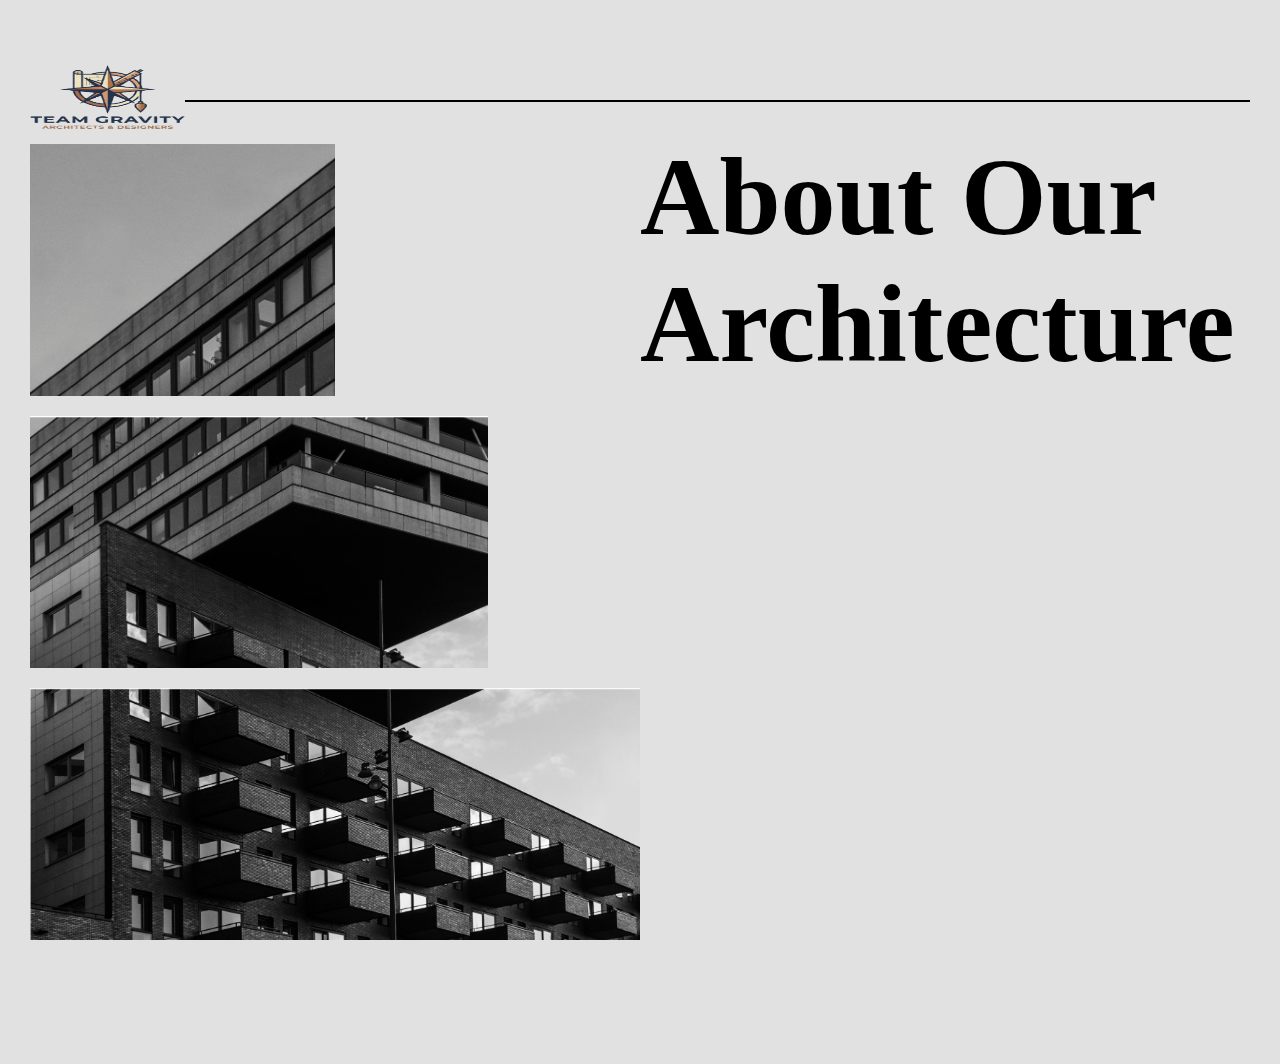
<file: about.html>
<!DOCTYPE html>
<html lang="en">
<head>
    <meta charset="UTF-8">
    <meta name="viewport" content="width=device-width, initial-scale=1.0">
    <title>Document</title>
    <link rel="stylesheet" href="about.css">
</head>
<body>
    <div class="container">
        <div class="logo">
            <img src="assets/img/logo.png" alt="">
        </div>
        <div class="line"></div>
    </div>
    <div class="box">
        <div class="img">
            <div class="img1"></div>
            <div class="img2"></div>
            <div class="img3"></div>
        </div>
        <div class="text">
            <h1>About Our Architecture</h1>
        </div>
    </div>
    
</body>
</html>
</file>
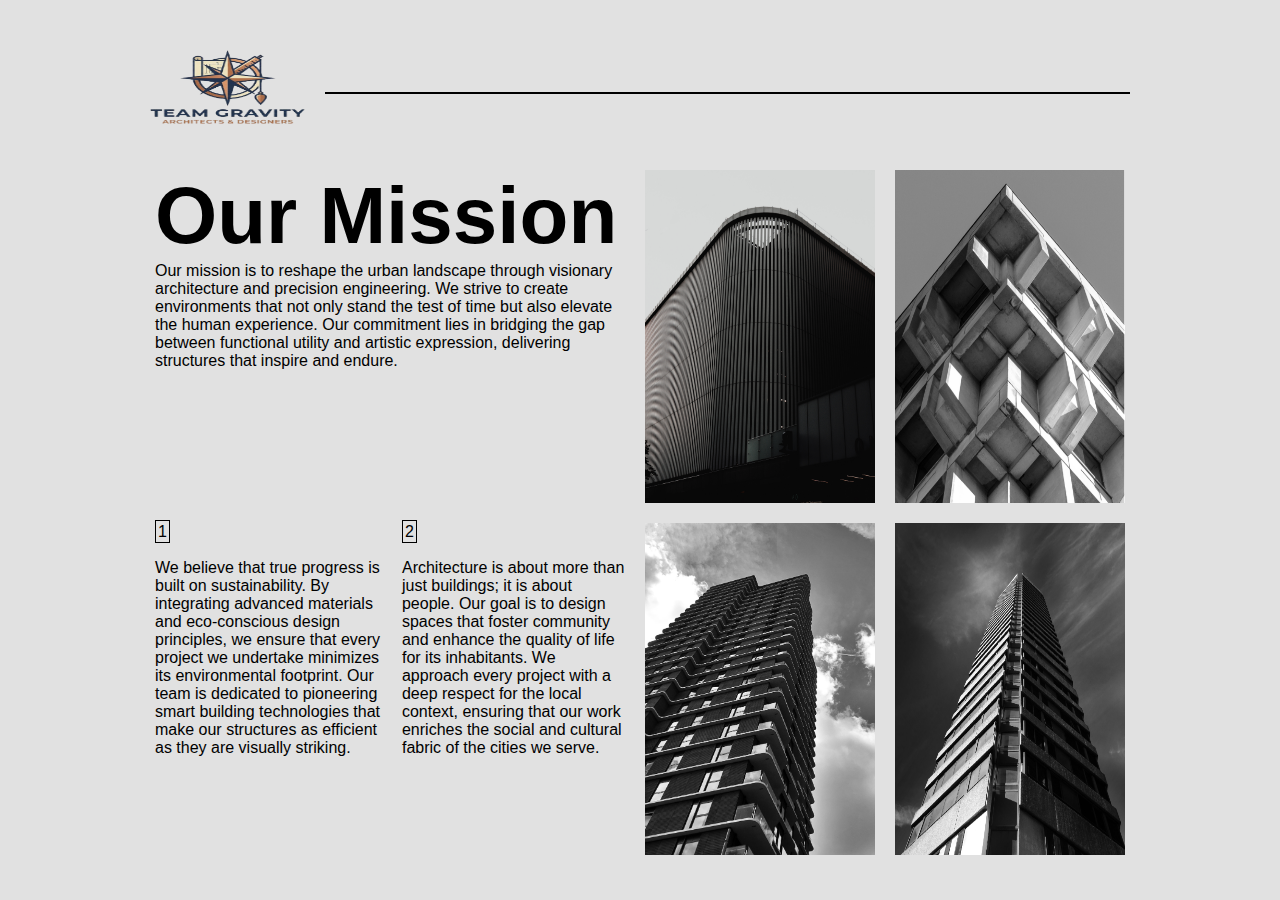
<file: mission.html>
<!DOCTYPE html>
<html lang="en">
    <head>
        <meta charset="UTF-8">
        <meta name="viewport" content="width=device-width, initial-scale=1.0">
        <title>Document</title>
        <link rel="stylesheet" href="mission.css">
    </head>
    <body>

        <div class="container">
            <div class="logo">
                <img src="assets/img/logo.png" alt="Logo">
            </div>
            <div class="line"></div>
        </div>

        <main>
            <div class="item1">
                <h1>Our Mission</h1>
                <p>Our mission is to reshape the urban landscape through visionary architecture and precision engineering. We strive to create environments that not only stand the test of time but also elevate the human experience. Our commitment lies in bridging the gap between functional utility and artistic expression, delivering structures that inspire and endure.</p>
            </div>
            <div class="item2"><img src="assets/img/mission1.png" alt=""></div>
            <div class="item3"><img src="assets/img/mission2.png" alt=""></div>
            <div class="item4">
                <div class="p1">
                    <div class="num1"> 1 </div>
                    <br>
                    <br>
                    We believe that true progress is built on sustainability. By integrating advanced materials and eco-conscious design principles, we ensure that every project we undertake minimizes its environmental footprint. Our team is dedicated to pioneering smart building technologies that make our structures as efficient as they are visually striking.</div>
                    <div class="p2">
                        <div class="num2"> 2 </div>
                        <br>
                        <br>
                        Architecture is about more than just buildings; it is about people. Our goal is to design spaces that foster community and enhance the quality of life for its inhabitants. We approach every project with a deep respect for the local context, ensuring that our work enriches the social and cultural fabric of the cities we serve.</div>
                </div>
            </div>
            <div class="item5"><img src="assets/img/mission3.png" alt=""></div>
            <div class="item6"><img src="assets/img/mission4.png" alt=""></div>
        </main>

    </body>
</html>
</file>
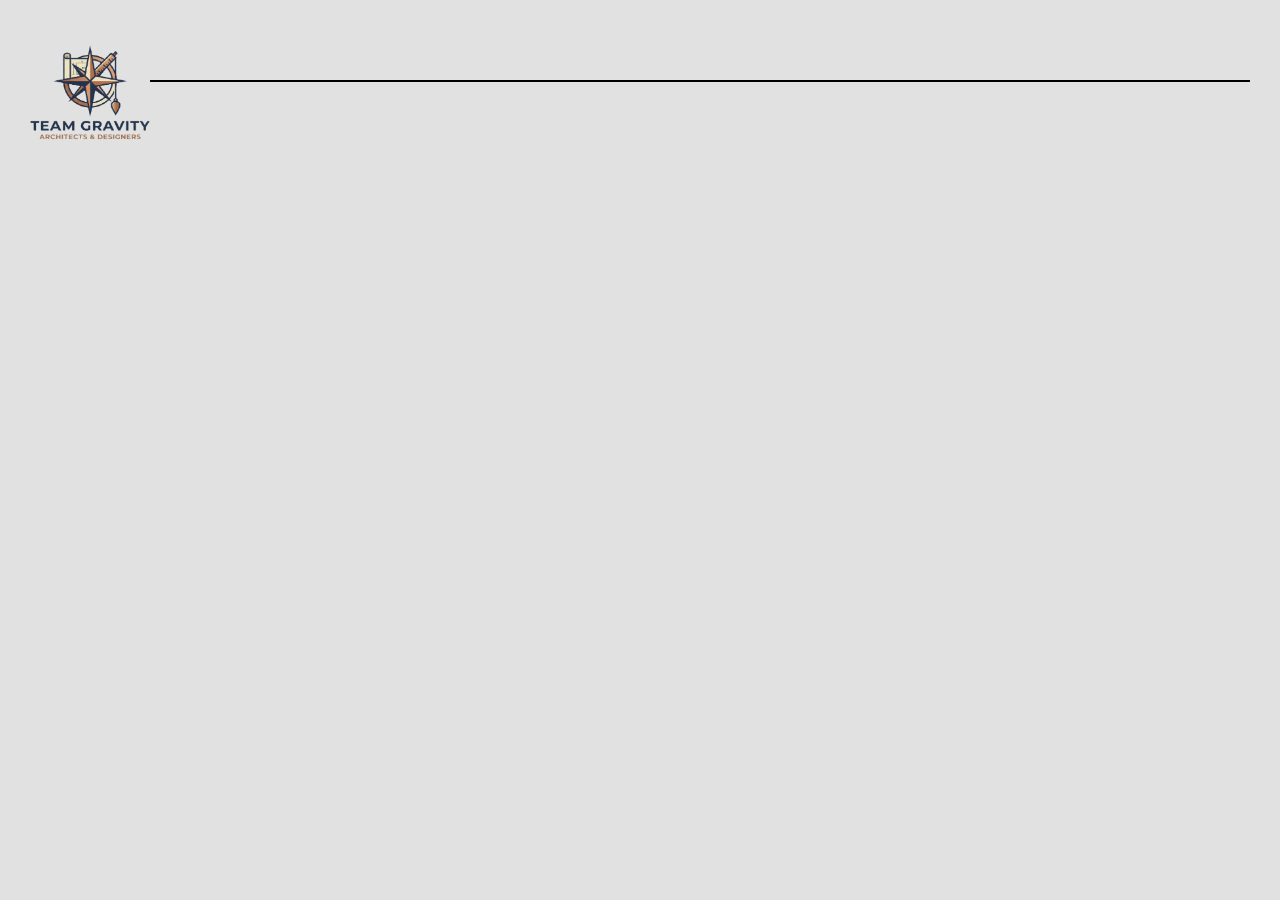
<file: page2.html>
<!DOCTYPE html>
<html lang="en">
<head>
    <meta charset="UTF-8">
    <meta name="viewport" content="width=device-width, initial-scale=1.0">
    <title>Document</title>
    <link rel="stylesheet" href="page2.css">
</head>
<body>
    <div class="container">
        <div class="logo">
            <img src="assets/img/logo.png" alt="">
        </div>
        <div class="line"></div>
    </div>
    
</body>
</html>
</file>
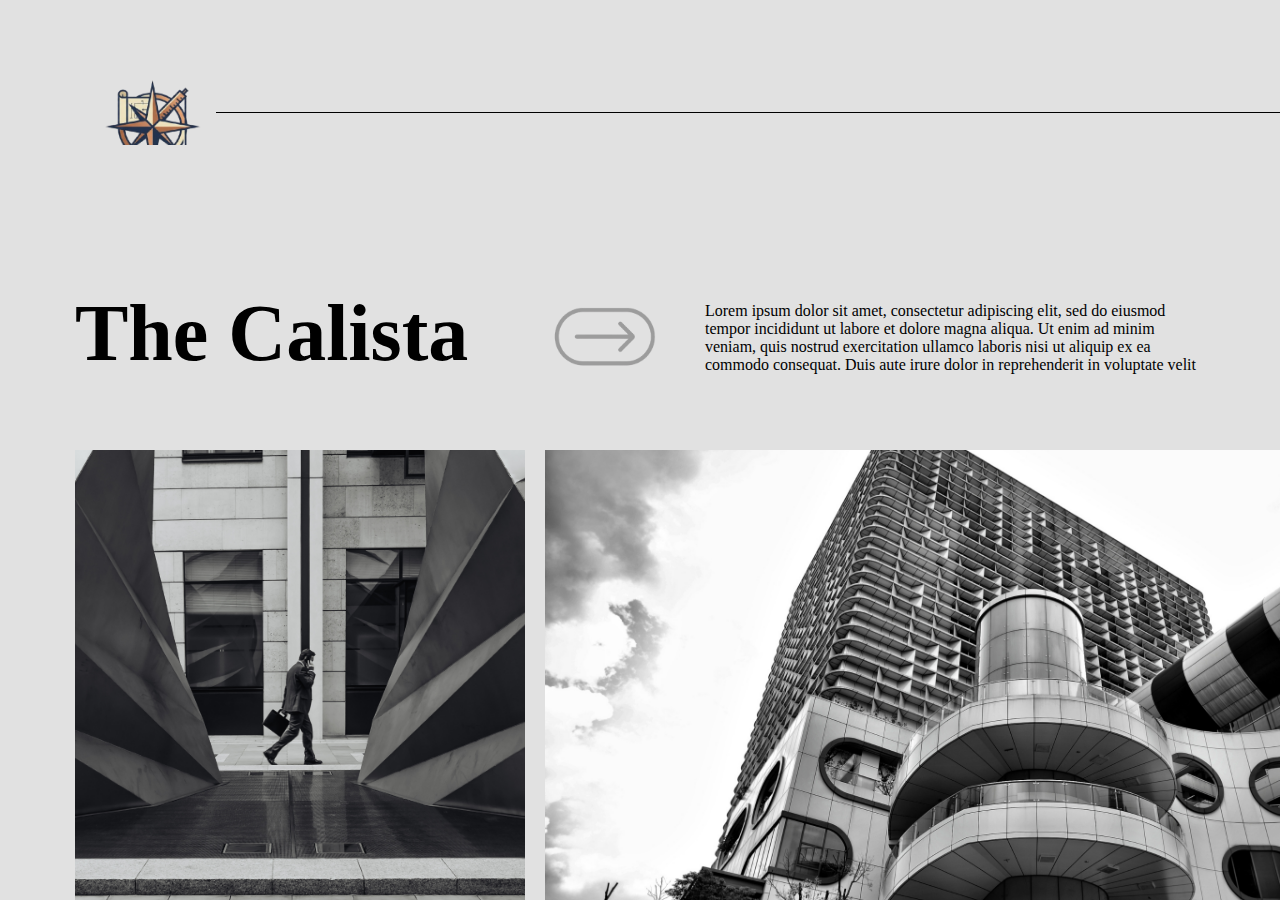
<file: page4.html>
<!DOCTYPE html>
<html lang="en">
<head>
    <meta charset="UTF-8">
    <meta name="viewport" content="width=device-width, initial-scale=1.0">
    <title>Document</title>
    <link rel="stylesheet" href="page4.css">
</head>
<body>
    <div class="pg1">
        <div class="top">
            <div id="black-box"></div>
            <div id="black-line"></div>
        </div>
        <div class="mid">
            <div id="calista"><h1>The Calista</h1></div>
            <div id="arrow"></div>
            <div id="para"><p>Lorem ipsum dolor sit amet, consectetur adipiscing elit, sed do eiusmod tempor incididunt ut labore et dolore magna aliqua. Ut enim ad minim veniam, quis nostrud exercitation ullamco laboris nisi ut aliquip ex ea commodo consequat. Duis aute irure dolor in reprehenderit in voluptate velit </p></div>
        </div>
        <div class="bot">
            <div id="img1"></div>
            <div id="img2"></div>
        </div>
    </div>
</body>
</html>
</file>
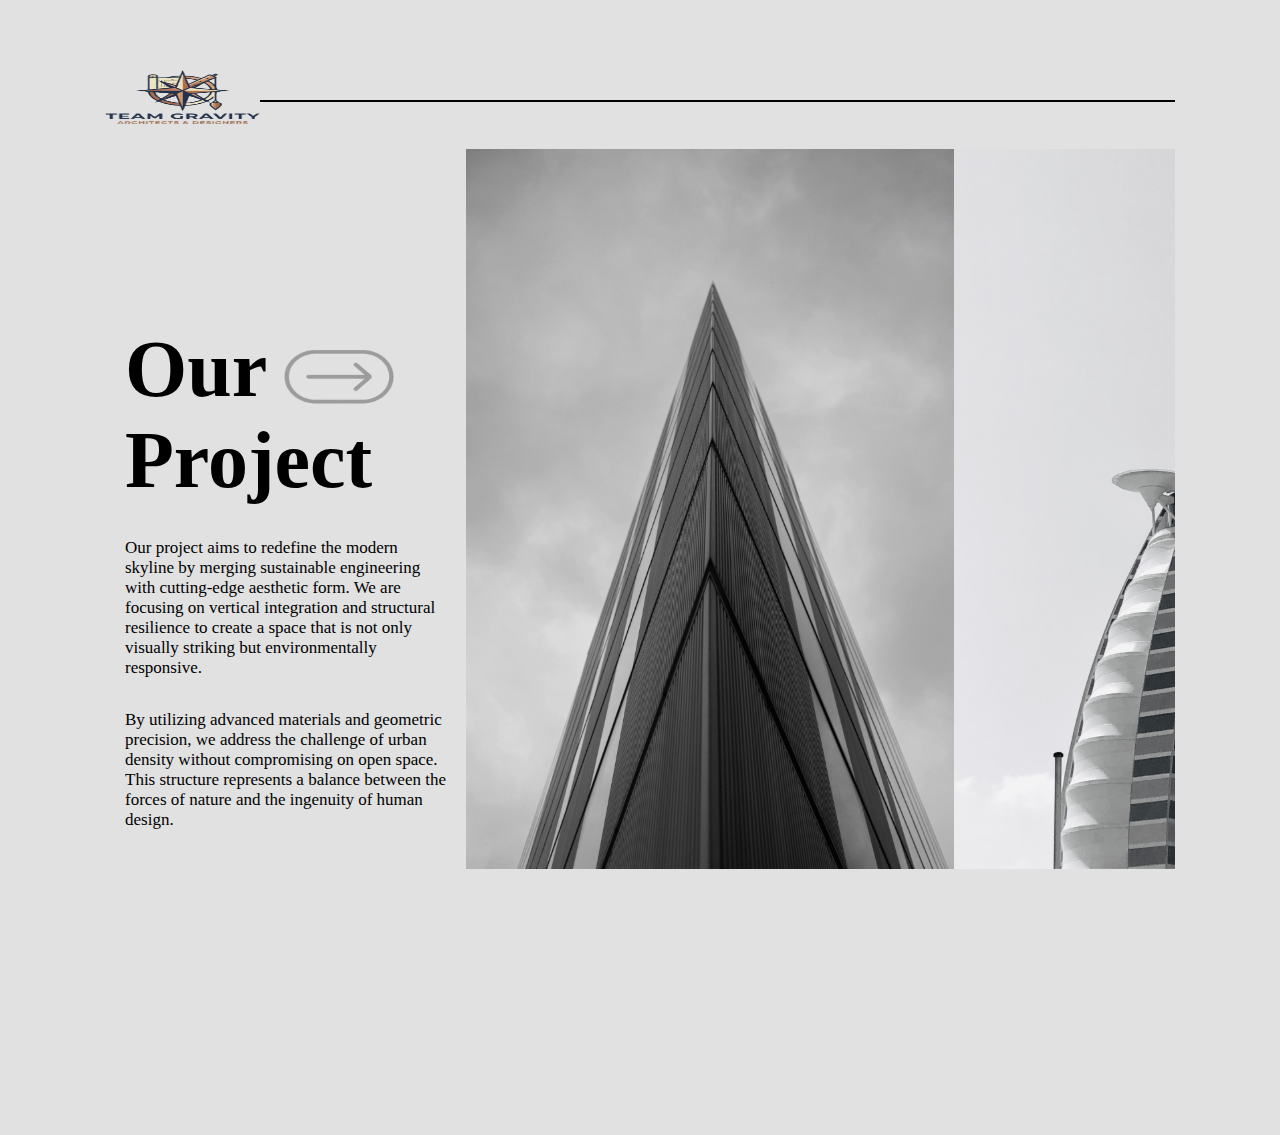
<file: project.html>
<!DOCTYPE html>
<html lang="en">
<head>
    <meta charset="UTF-8">
    <meta name="viewport" content="width=device-width, initial-scale=1.0">
    <title>Document</title>
    <link rel="stylesheet" href="project.css">
</head>
<body>
    <header>
        <div class="container">
            <div class="logo">
                <img src="assets/img/logo.png" alt="">
            </div>
            <div class="line"></div>
        </div>
    </header>
    <main>
        <div class="main">
            <div class="content">
                <a href=""><img src="assets/img/arrow.png" alt=""></a>
                <h1>Our</h1> 
                <h1>Project</h1>
                <p class="p1">Our project aims to redefine the modern skyline by merging sustainable engineering with cutting-edge aesthetic form. We are focusing on vertical integration and structural resilience to create a space that is not only visually striking but environmentally responsive.</p>

                <p class="p2">By utilizing advanced materials and geometric precision, we address the challenge of urban density without compromising on open space. This structure represents a balance between the forces of nature and the ingenuity of human design.</p>

            </div>
            <div class="img">
                <img src="assets/img/proj1.png" alt="">
                <img src="assets/img/proj2.png" alt="">
                <img src="assets/img/proj1.png" alt="">
                <img src="assets/img/proj2.png" alt="">
            </div>
        </div>
    </main>
</body>
</html>
</file>
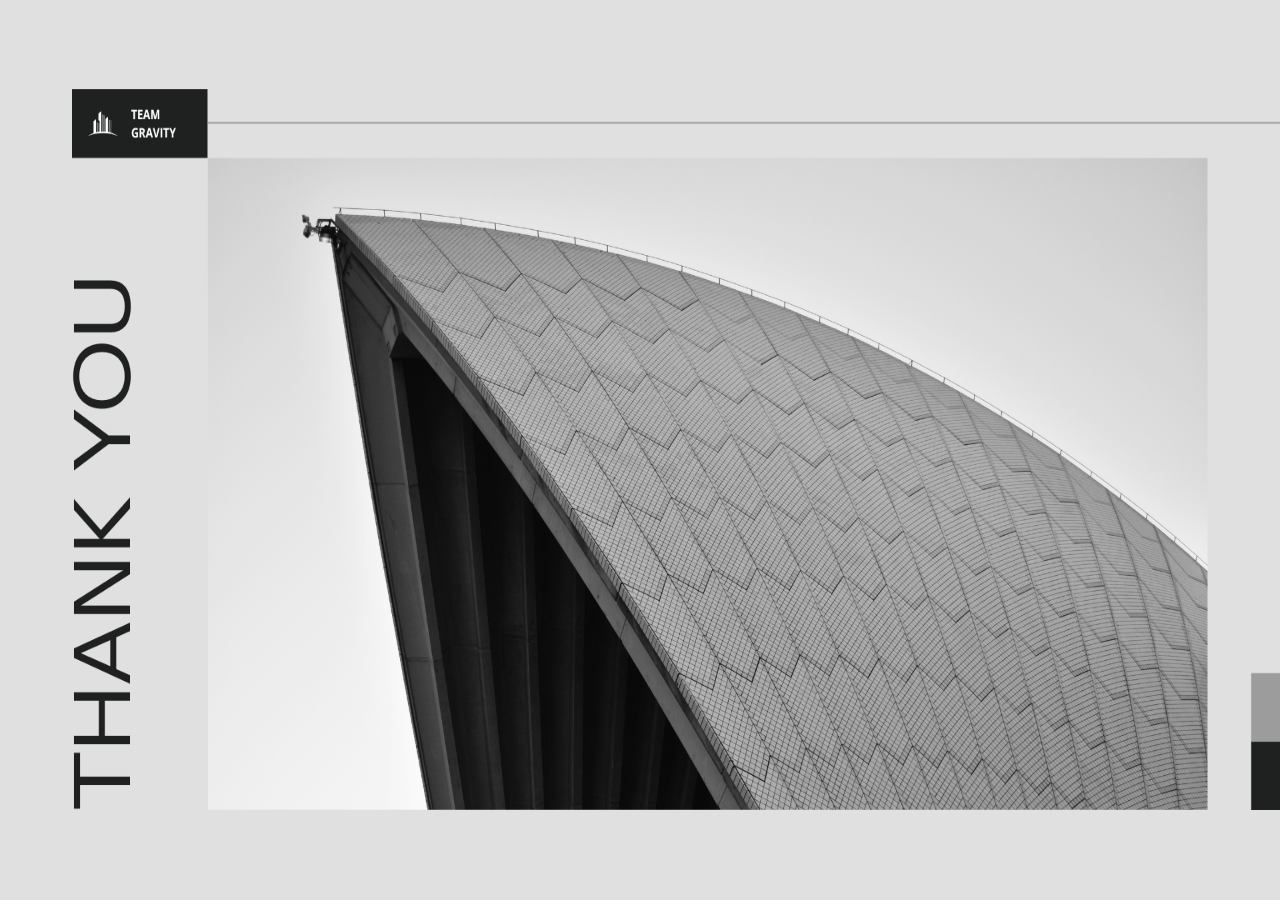
<file: thanks.html>
<!DOCTYPE html>
<html lang="en">
<head>
    <meta charset="UTF-8">
    <meta name="viewport" content="width=device-width, initial-scale=1.0">
    <title>Document</title>
    <style>
        *{
            margin: 0px;
            padding: 0px;
            box-sizing: border-box;
        }
        .images{
            width: 100%;
            height: 100vh;
            background-size: cover;
            background-position: center;
        }
    </style>
</head>
<body>
    <img src="The Calista (1).png" alt="" class="images">
</body>
</html>
</file>
<file: about.css>
*{
    margin: 0px;
    padding: 0px;
}
body{
    background-color: rgb(225,225,225);
    padding: 30px;
    margin-top: 20px;
}
main{
    /* margin: 10px; */
    padding-top: 20px;
}
.container {
    display: flex;
}
.line{
    /* display: flex; */
    height: 0px;
    width: 100vh;
    border: 1px solid black;
    /* background-image: url(assets/img/logo.png); */
}
.logo img{
    width: 155px;
    height: 65px;
    padding-top: 15px;
    

    /* display: inline; */
}
.line{
    margin-top: 50px;
    width: 100%;
}
.box{
    display: flex;
}
.img{
    /* background-color: red; */
    width: 50vw;
    height: 100vh;


}
.text{
    /* background-color: aqua; */
    width: 50vw;
    height: 100vh;
}
.img1{
    background-image: url(assets/img/about1.png);
    background-size: cover;
    background-repeat: no-repeat;
    height: 28%;
    width: 50%;
    margin-top: 10px;
    margin-bottom: 20px;
}
.img2{
    background-image: url(assets/img/about2.png);
    background-size: cover;
    background-repeat: no-repeat;
    height: 28%;
    width: 75%;
    margin-bottom: 20px;


}
.img3{
    background-image: url(assets/img/about3.png);
    background-size: cover;
    background-repeat: no-repeat;
    height: 28%;
    width: 100%;
    margin-bottom: 20px;
}

.text h1{
    font-size: 110px;
}
</file>
<file: mission.css>
* {
    margin: 0;
    padding: 0;
    box-sizing: border-box;
}

body {
    background-color: rgb(225, 225, 225);
    padding: 30px 75px; 
    font-family: sans-serif;
    margin-left: 75px;
    margin-right: 75px;
    margin-top: 20px;
}

.container {
    display: flex;
    align-items: center; 
    margin-bottom: 20px;
}

.logo img {
    width: 155px;
    height: 75px;
    
    display: block; 
}

.line {
    height: 0px;
    
    flex-grow: 1; 
    border: 1px solid black;
    margin-left: 20px; 
    margin-top: 10px; 
}


main {
    display: grid;
    
    
    grid-template-columns: 2fr 1fr 1fr;
    grid-template-rows: 1fr 1fr;
    
    gap: 10px;
    padding-top: 20px;
    
    
    min-height: 60vh; 
}

.item1, .item2, .item3, .item4, .item5, .item6 {
    /* border: 1px solid black; */
    /* background-color: white;  */
    padding: 5px;
}
main img {
    height: 100%;
    width: 100%;
}
.item4{
    display: flex;
    gap: 10px;
}
/* .p1, .p2 {
    border: 1px solid black;

} */
 .num1, .num2{
    display: inline;
    border: 1px solid black;
    padding: 2px;
 }
.item1 h1{
    font-size: 80px;
}
</file>
<file: page2.css>
*{
    margin: 0px;
    padding: 0px;
}
body{
    background-color: rgb(225,225,225);
    padding: 30px;
}
.container {
    display: flex;
}
.line{
    /* display: flex; */
    height: 0px;
    width: 100vh;
    border: 1px solid black;
    /* background-image: url(assets/img/logo.png); */
}
.logo img{
    width: 120px;
    padding-top: 15px;
    

    /* display: inline; */
}
.line{
    margin-top: 50px;
    width: 100%;
}
</file>
<file: page4.css>
*{
    margin: 0px;
    padding: 0px;
    box-sizing: border-box;
}
.pg1{
   height: 100vh;
   width: 100vw;
    background-color: #e1e1e1;
}

.top{
    display: grid;
    grid-template-columns: 20% 80%;
    height: 25vh;
    width: 100vw;
    align-items: center;
}

#black-box{
    height: 65px;
    width: 155px;
    margin-left: 75px;
    background-image: url(assets/img/logo.png);
    background-size: cover;
}

#black-line{
    height: 1px;
    width: 100vw;
    background-color: black;
    margin-left: -40px;
}

.mid{
    display: grid;
    height: 25vh;
    width: 100vw;
    grid-template-columns: 1fr 1fr 1fr;
    align-items: center;
}

#calista{
    height: 100px;
    width: 400px;
    margin-left: 75px;
    font-size: 40px;
}

#arrow{
    height: 65px;
    width: 155px;
    background-image: url(assets/img/arrow.png);
    background-size: 80%;
    background-repeat: no-repeat;
    background-position: center;
    margin-left: 55px;
}

#para{
    display: flex;
    height: 100px;
    width: 500px;
    margin-right: 75px;
    align-items: center;
    justify-content: flex-end;
    text-align: left;
}

.bot{
    display: grid;
    grid-template-columns: 1fr 2fr;
    grid-gap: 20px;
    align-items: end;
    height: 50vh;
    width: 100vw;
}

#img1{
    background-image: url(assets/img/Untitled\ design.png);
    background-size: cover;
    background-position: center;
    grid-column: 1;
    margin-left: 75px;
    width: 450px;
    height: 450px;
}

#img2{
    background-image: url(assets/img/Untitled\ design2.png);
    background-size: cover;
    margin-right: 75px;
    width: 900px;
    height: 450px;
}
</file>
<file: project.css>
*{
    margin: 0px;
    padding: 0px;
    box-sizing: border-box;
}
body{
    background-color: rgb(225,225,225);
    padding: 30px;
    margin-top: 20px;
    margin-bottom: 20px;
    margin-left: 75px;
    margin-right: 75px;
}
main{
    /* margin: 10px; */
    padding-top: 20px;
}
.container {
    display: flex;
}
.line{
    /* display: flex; */
    height: 0px;
    width: 100vh;
    border: 1px solid black;
    /* background-image: url(assets/img/logo.png); */
}
.logo img{

    width: 155px;
    height: 75px;
    padding-top: 20px;
    

    /* display: inline; */
}
.line{
    margin-top: 50px;
    width: 100%;
}
.main{
    display: flex;
    height: 80vh;
    width: 100%;
}
.content{
    /* background-color:; */
    height: 100vh;
    width: 33vw;
    /* background-color: blue; */
    padding: 20px;
    margin-top: 8%;
}
.main h1{
    font-size: 80px;
}
.main p{
    margin-top: 10%;
    font-size: 17px;
}

.img{
    height: 80vh;
    width: 66vw;
    display: flex;
    overflow-x: scroll;
    /* background-color: red; */
    /* border: 1px solid black; */
}
.content img{
    height: 65px;
    width: 135px;
    position: relative;
    top: 90px;
    left: 150px;
}
</file>
